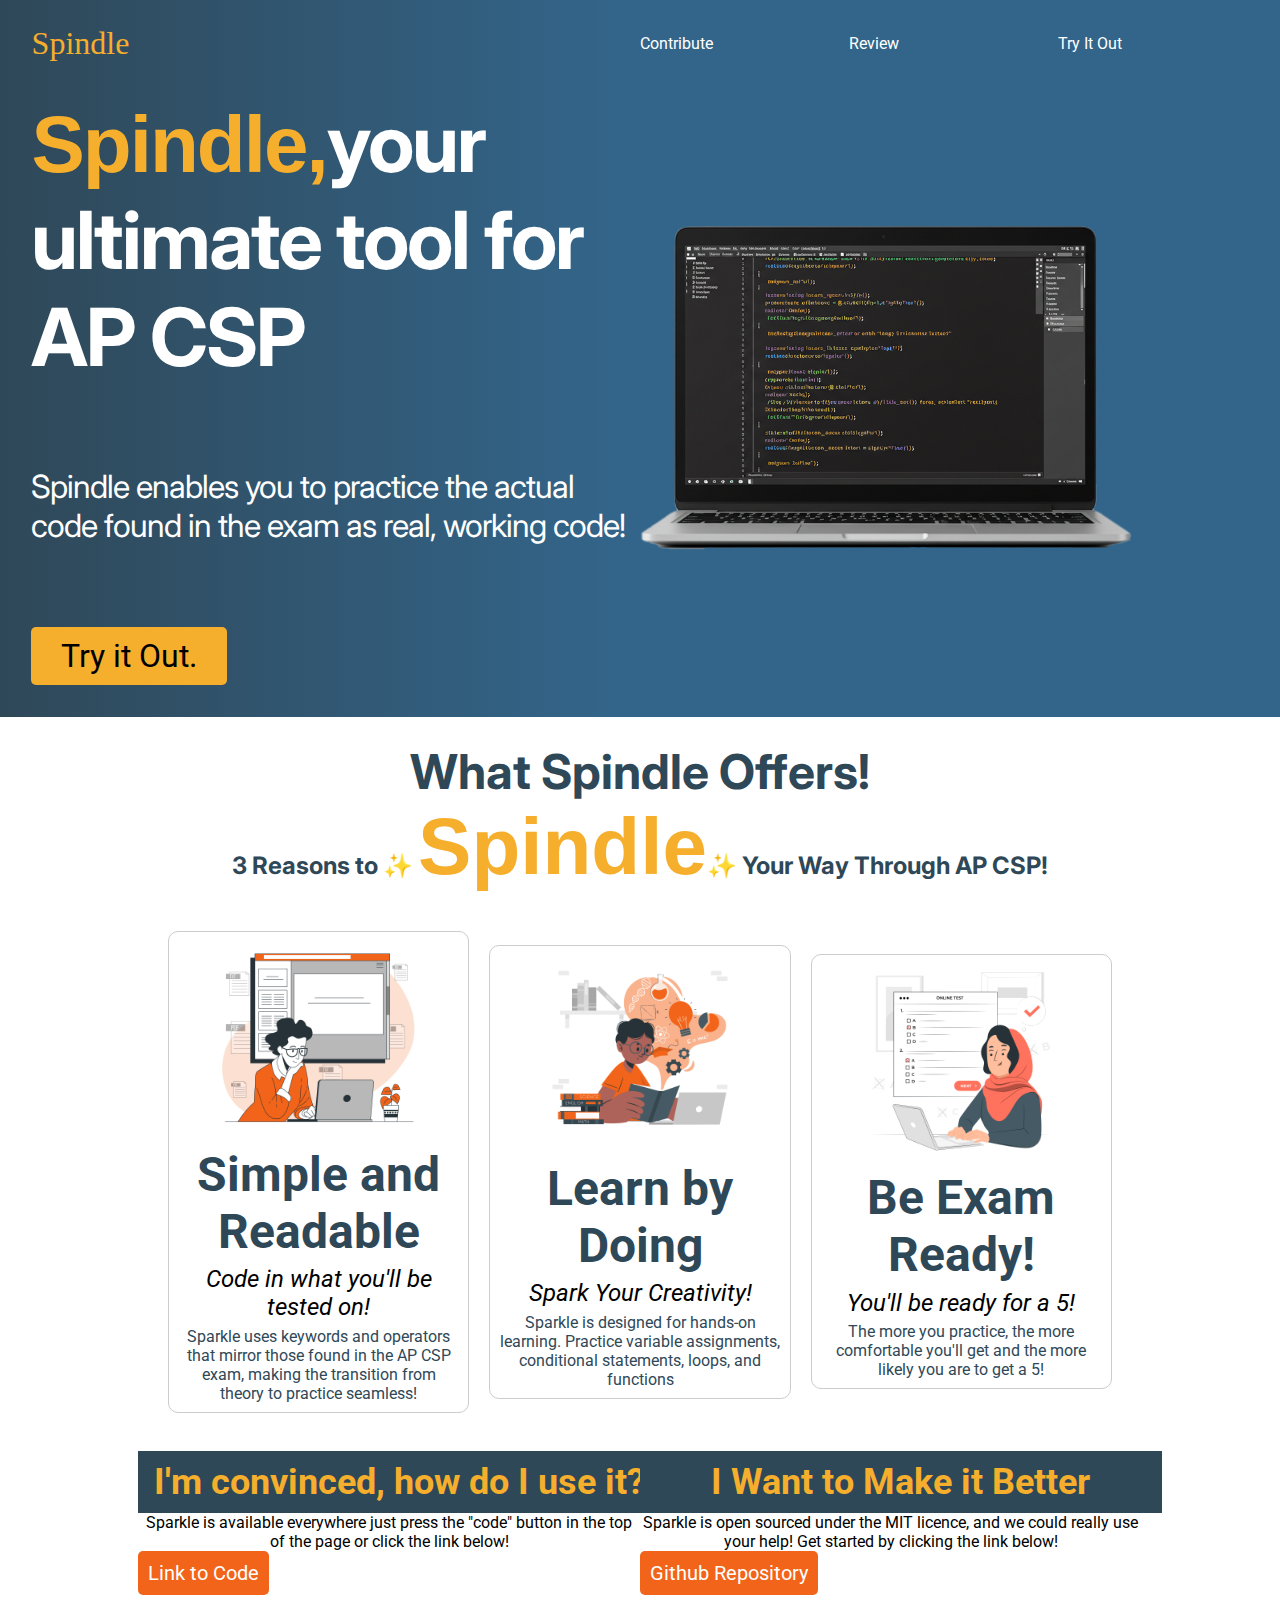
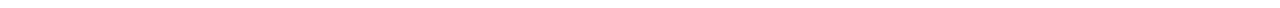
<file: index.html>
<!DOCTYPE html>
<html lang="en">
  <head>
    <meta charset="UTF-8" />
    <meta name="viewport" content="width=device-width, initial-scale=1.0" />
    <title>Spindle</title>

    <link rel="stylesheet" href="style.css" />

    <!-- Link to fonts embeded -->
    <link rel="preconnect" href="https://fonts.googleapis.com" />
    <link rel="preconnect" href="https://fonts.gstatic.com" crossorigin />
    <link
      href="https://fonts.googleapis.com/css2?family=Inter:ital,opsz,wght@0,14..32,100..900;1,14..32,100..900&family=Roboto:ital,wght@0,100;0,300;0,400;0,500;0,700;0,900;1,100;1,300;1,400;1,500;1,700;1,900&display=swap"
      rel="stylesheet"
    />
  </head>
  <body>
    <header class="header-banner">
      <!-- <img src="https://grapesjs.com/assets/images/demos/bg-gr-v.png" /> -->
      <nav class="menu">
        <p id="logo">Spindle</p>
        <ul class="menu-item">
          <li><a href="#">Contribute</a></li>
          <li><a href="#">Review</a></li>
          <li><a href="#">Try It Out</a></li>
        </ul>
      </nav>

      <div class="first-section">
        <div class="first-section-text">
          <h1>
            <span id="iny7r5">Spindle,</span>your ultimate tool for AP CSP
          </h1>
          <p class="lead-title-text">
            Spindle enables you to practice the actual code found in the exam as
            real, working code!
          </p>
          <a href="" title="" class="lead-btn">Try it Out.</a>
        </div>

        <div class="image">
          <img src="./images/laptop image.png" alt="" />
        </div>
      </div>
    </header>

    <section class="second-section">
      <div class="second-section-toptext">
        <h2>What Spindle Offers!</h2>
        <h3>
          3 Reasons to ✨ <span id="iny7r5">Spindle</span>✨ Your Way Through AP
          CSP!
        </h3>
      </div>

      <div class="cards">
        <div class="card">
          <div class="card-image">
            <img src="./images/Online document-bro (1).png" alt="" />
          </div>
          <div class="card-title">
            <h2>Simple and Readable</h2>
            <p>Code in what you'll be tested on!</p>
          </div>
          <div class="card-desc">
            <p>
              Sparkle uses keywords and operators that mirror those found in the
              AP CSP exam, making the transition from theory to practice
              seamless!
            </p>
          </div>
        </div>
        <div class="card">
          <div id="ienm1" class="card-image">
            <img src="./images/Learning-cuate.png" alt="" />
          </div>
          <div id="ip5f3" class="card-title">
            <h2>Learn by Doing</h2>
            <p id="ivnc7l">Spark Your Creativity!</p>
          </div>
          <div id="iz3h7" class="card-desc">
            <p>
              Sparkle is designed for hands-on learning. Practice variable
              assignments, conditional statements, loops, and functions
            </p>
          </div>
        </div>
        <div class="card">
          <div id="ibvvy" class="card-image">
            <img src="./images/Online test-pana.png" alt="test image" />
          </div>
          <div id="irfvs" class="card-title">
            <h2>Be Exam Ready!</h2>
            <p id="i5tma6">You'll be ready for a 5!</p>
          </div>
          <div id="i3ath" class="card-desc">
            <p id="ip7x09">
              The more you practice, the more comfortable you'll get and the
              more likely you are to get a 5!
            </p>
          </div>
        </div>
    </section>
    
    <section id="ikt8q4" class="third-section">
      <div id="iimri4" class="third-section-text">
        <div id="id1vki" class="third-section-title">
          <h2>I'm convinced, how do I use it? </h2>
        </div>
        <div id="iio4j7" class="third-section-desc">
          <p> Sparkle is available everywhere just press the "code" button in the
          top of the page or click the link below!</p>
        </div>
        <a href="https://spdl.glitch.me/code" id="i441e2">Link to Code</a>
      </div>
      
      <div id="i6sxvp" class="third-section-text">
        <div id="i98zjv" class="third-section-title">
          <h2>I Want to Make it Better </h2>
        </div>
        <div id="ilrl6w" class="third-section-desc">
          <p>Sparkle is open sourced under the MIT licence, and we could really use your help! Get started by clicking the link below!</p>
        </div>
        <a href="https://github.com/matthewl580/Spindle">Github Repository</a>
      </div>
    </section>

    <!-- 
    <footer id="itnnvx" class="footer-under">
      <div class="container-width"></div>
      <div id="if16az" class="copyright">
        <div id="i7un55" class="container-width">
          <a href="https://github.com/matthewl580/Sparkle" id="ip4bap"
            >Don't like the website? You can make it better!</a
          >
          <div id="i4itql" class="made-with">© Sparkle, 2024</div>
          <div class="foot-social-btns">facebook twitter linkedin mail</div>
          <div class="clearfix"></div>
          <div id="i1lnlk">
            <p> AP Computer Science Principles (CSP)  is a trademark registered by
            the College Board, which is not affiliated with, and does not endorse, this project or site. </p>
          </div>
        </div>
      </div>
    </footer> -->
  </body>
</html>
</file>
<file: style.css>
:root {
  --darkblue: #2F4858;
  --midblue: #33658A;
  --orange: #F26419;
  --yellow: #F6AE2D;
  --black: rgb(35, 35, 35);
}

* {
  font-family: 'Roboto', 'Inter', sans-serif;
  margin: 0;
  padding: 0;
}

.header-banner {
  display: flex;
  flex-direction: column;
  align-items: center;
  justify-content: center;
  color: white;
  background: linear-gradient(90deg, var(--darkblue) 0%, var(--midblue) 48% 100%);
  padding: 1%;
  width: auto;
}

.menu {
  display: grid;
  grid-template-columns: repeat(2, 1fr);
  /* flex-direction: row; */
  justify-content: center;
  align-items: center;
  /* background-color: red; */
  width: 100%;
  padding: 1%;
}

#logo {
  display: flex;
  font-family: 'Brush Script MT', serif;
  font-size: 2rem;
  /* background-color: purple; */
  margin-left: 3%;
  justify-content: start;
  color: var(--yellow);
  /* align-items: center; */
}

.menu-item {
  display: grid;
  grid-template-columns: repeat(3, 1fr);
  /* background-color: green; */
}

.menu-item li {
  list-style: none;
}

.menu-item a {
  text-decoration: none;
  color: white;
}

.first-section {
  display: grid;
  grid-template-columns: repeat(2, 1fr);
  align-items: center;
  justify-content: center;
  padding: 1%;
  /* background-color: red; */
}

.first-section-text {
  display: grid;
  grid-template-rows: repeat(2, 1fr);
  /* flex-direction: column; */
  justify-content: center;
  align-items: center;
  margin: 1%;
}

.image {
  justify-content: center;
  align-items: center;
}

img {
  width: 80%;
}

#iny7r5 {
  color: var(--orange);
  font-family: "Brush Script MT", sans-serif;
  font-size: 5rem;
  color: var(--yellow);
}

.first-section-text h1 {
  font-size: 5rem;
  font-weight: bold;
  color: white;
  /* background-color: red; */
  letter-spacing: -2px;
  font-family: 'Inter', sans-serif;
}

.lead-title-text {
  font-family: 'Inter', sans-serif;
  font-size: 2rem;
  font-weight: light;
  letter-spacing: -1px;
  color: white;
  margin-top: -8%;
}

.lead-btn {
  margin-top: -8%;
  display: inline-block;
  padding: 10px 30px;
  font-size: 2rem;
  background-color: var(--yellow);
  border-radius: 5px;
  transition: all 0.5s ease;
  text-decoration: none;
  color: black;
  width: fit-content;
}

.lead-btn:hover {
  background-color: white;
  color: var(--black);
}

.lead-btn:active {
  background-color: #4d114f;
  color: #fff;
}

.second-section {
  display: flex;
  flex-direction: column;
  align-items: center;
  justify-content: center;
  margin: 1%;
  /* background-color: red; */
}

.second-section-toptext {
  align-items: center;
  justify-content: center;
  color: var(--darkblue);
  margin: 1%;
}

.second-section-toptext h2 {
  font-size: 3rem;
  font-weight: bold;
  font-family: 'Inter', sans-serif;
  text-align: center;
}

.second-section-toptext h3 {
  font-size: 1.5rem;
  font-weight: light;
  font-family: 'Inter', sans-serif;
  text-align: center;
}

.cards {
  display: grid;
  grid-template-columns: repeat(3, 25%);
  justify-content: center;
  align-items: center;
  padding: 2%;
  gap: 20px;
  width: auto;
  /* background-color: purple; */
}

.card {
  display: grid;
  color: black;
  font-family: 'inter', sans-serif;
  border-radius: 10px;
  align-items: center;
  justify-content: center;
  /* background-color: red; */
  border: 1px solid #ccc;
  padding: 2%;
  text-align: center;
  width: auto;
}

.card:hover {
  margin-top: -2px;
  transition: all 0.5s ease;
  box-shadow: 0 20px 30px 0 rgba(0, 0, 0, 0.2);
}

.card-image img {
  width: 70%;
  border-radius: 10px;
  align-items: center;
  justify-content: center;
}

.card-title h2 {
  font-size: 3em;
  font-weight: bold;
  color: var(--darkblue);
  padding: 1%;
}

.card-title p {
  font-style: italic;
  font-size: 1.5em;
  padding: 1%;
}

.card-desc {
  padding: 1%;
  font-size: 1em;
  font-weight: light;
  color: var(--darkblue);
  /* width: 90%; */
}

.third-section{
  display: grid;
  grid-template-columns: repeat(2, 40%);
  align-items: center;
  justify-content: center;
  text-align: center;
  margin: 1%;
}

.third-section-text{
  display: grid;
  font-family: 'inter', sans-serif;
  border-radius: 10px;
  align-items: center;
  justify-content: center;
  text-align: center;
  width: auto;
}

.third-section-title{
  display: flex;
  flex-direction: column;
  font-size: 1.5rem;
  color: var(--yellow);
  background-color: var(--darkblue);
  width: 100%;
  align-items: center;
  justify-content: center;
  text-align: center;
  padding: 2%;
}

.third-section-text a{
  text-decoration: none;
  color: white;
  background-color: var(--orange);
  padding: 10px;
  font-size: 20px;
  width: fit-content;
  align-items: center;
  justify-content: center;
  justify-items: center;
  border-radius: 5px;
}

.third-section-text a:hover{
  background-color: var(--yellow);
  color: black;
  transition: all 0.5s ease; 
}

/*
.footer-under {
  background-color: #312833;
  padding-bottom: 100px;
  padding-top: 100px;
  min-height: 500px;
  color: #eee;
  position: relative;
  font-weight: 100;
  font-family: Helvetica, serif;
}

.copyright {
  background-color: rgba(0, 0, 0, 0.15);
  color: rgba(238, 238, 238, 0.5);
  bottom: 0;
  padding: 1em 0;
  position: absolute;
  width: 100%;
  font-size: 0.75em;
}

.made-with {
  float: left;
  width: 50%;
  padding: 5px 0;
}

.foot-social-btns {
  display: none;
  float: right;
  width: 50%;
  text-align: right;
  padding: 5px 0;
}



#i2twr9 {
  font-size: 22.4px;
}

#ip7x09 {
  font-size: 13.6px;
}

#i8ccwi {
  color: black;
  height: 100%;
  left: 25%;
  position: relative;
}

#i41lnf {
  color: black;
  position: relative;
  height: 100%;
  left: 25%;
}

#izp60b {
  color: black;
  position: relative;
  height: 90%;
  left: 25%;
  top: 10%;
}

#itnnvx {
  min-height: 50px;
  padding: 40px 0 100px 0;
}

#ikt8q4 {
  font-family: Helvetica, sans-serif;
  margin: 0 0 10px 0;
}

#ih0kvj {
  display: inline-block;
  font-family: Helvetica, sans-serif;
  font-weight: 900;
  color: #27284e;
  width: 100%;
  text-align: center;
}

#i441e2 {
  color: #27284e;
  font-weight: 900;
  text-align: center;
  width: 100%;
  font-family: Helvetica, sans-serif;
  position: relative;
  display: inline-block;
}

#i4itql {
  color: #eeeeee;
}

#i1lnlk {
  padding: 10px;
  color: #eeeeee;
}

#ip4bap {
  float: right;
  font-family: Helvetica, sans-serif;
  color: #eeeeee;
  text-align: center;
  padding: 10px 0 0 0;
}

#i5tma6 {
  color: #90cbff;
} */

/* #ivnc7l {
  color: #90cbff;
} */

/* #i6u29j {
  color: #90cbff;
} */
</file>
